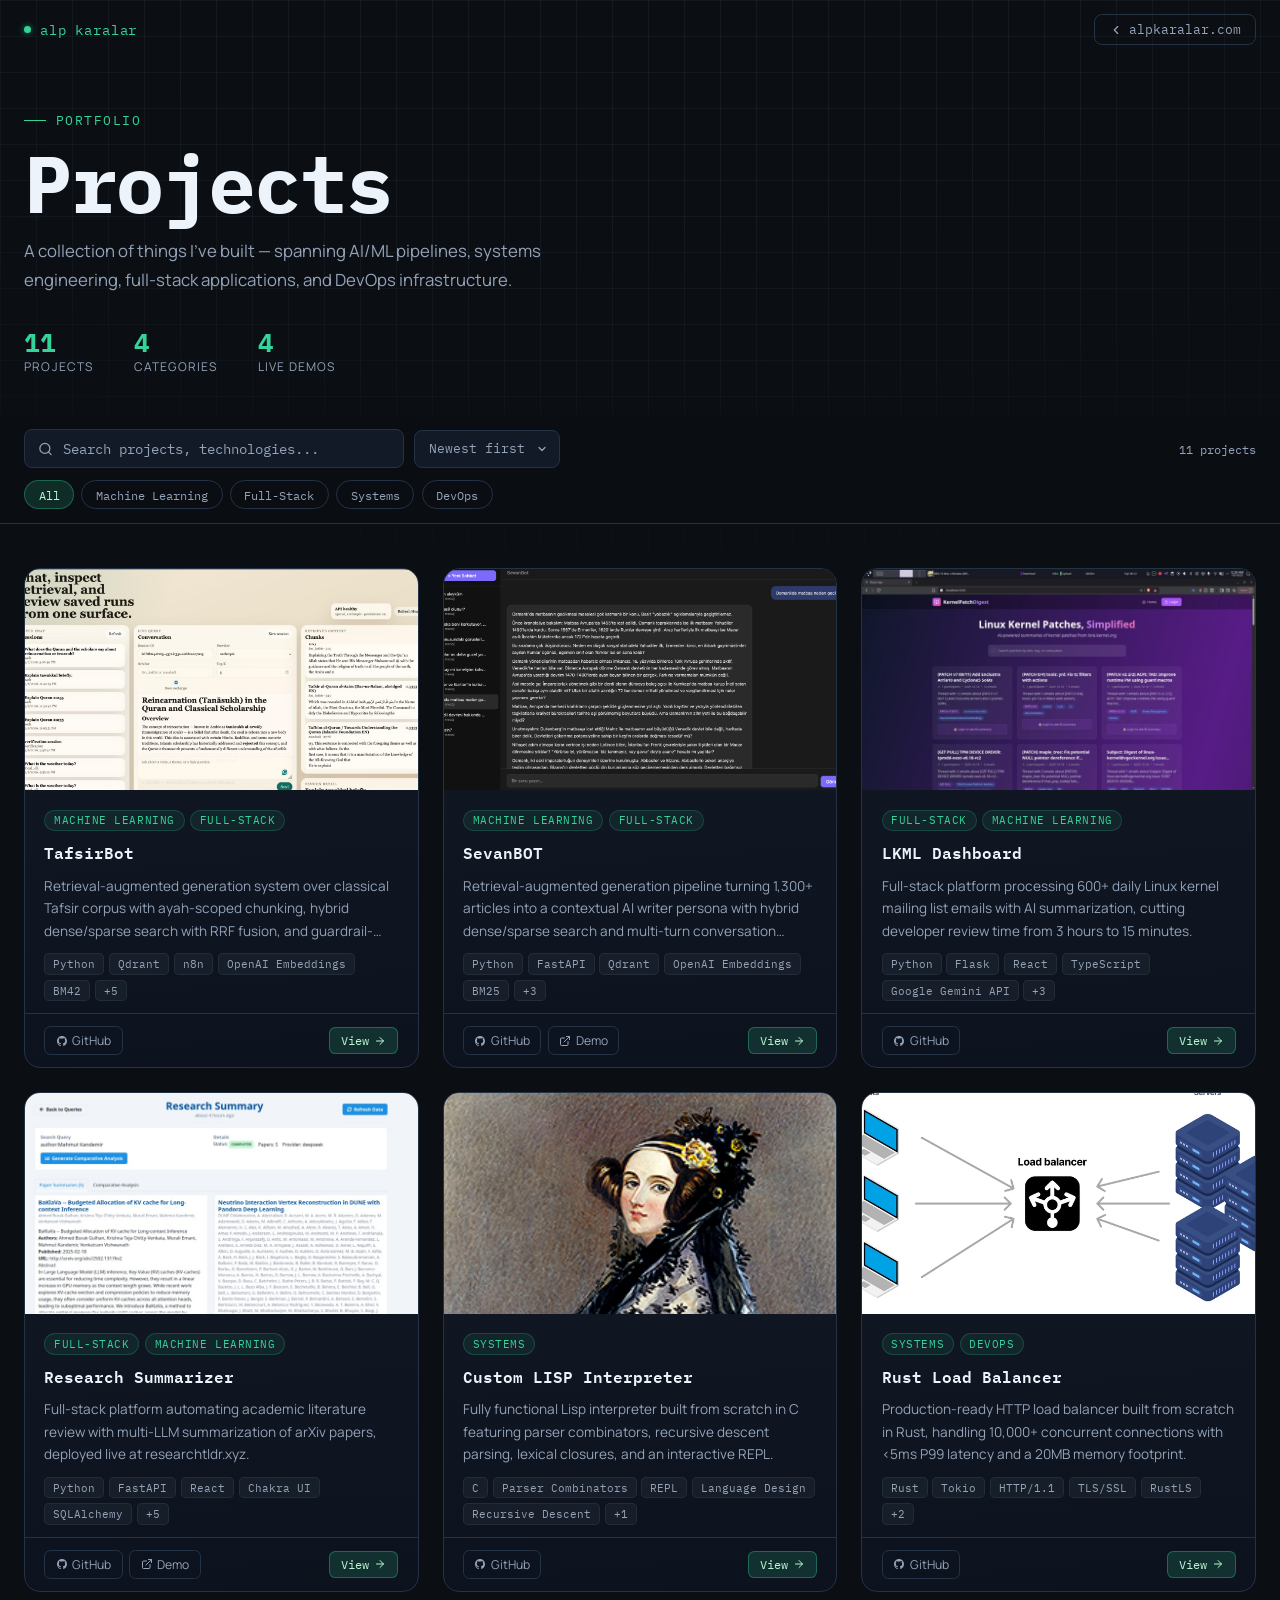
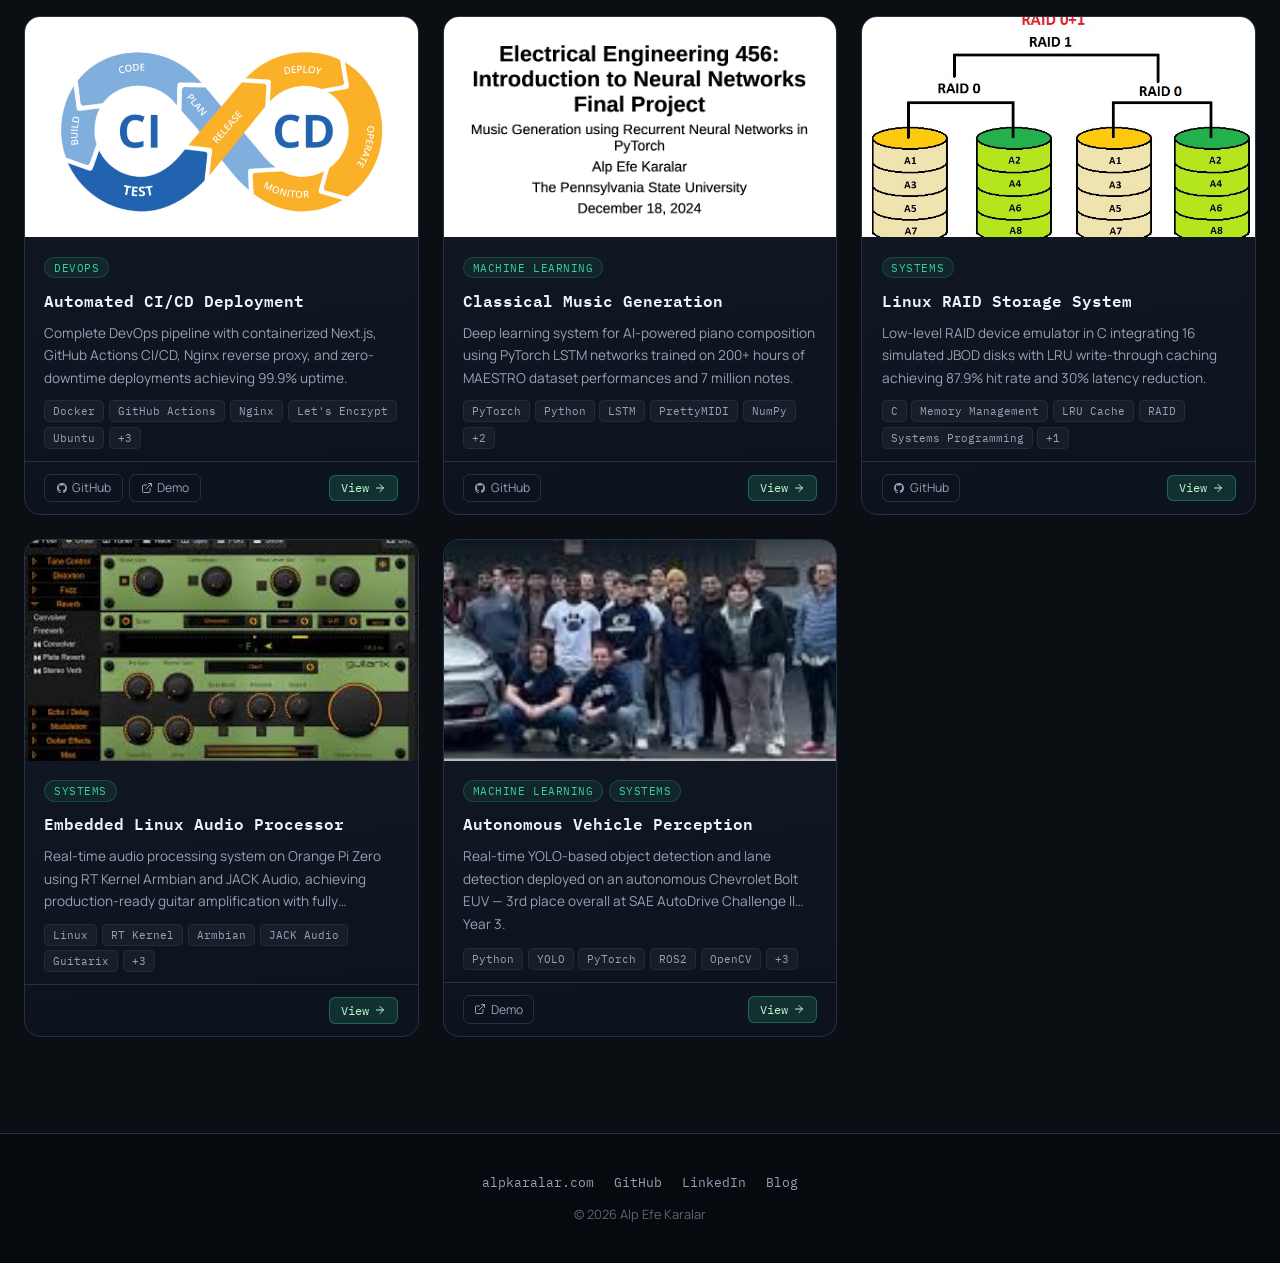
<file: index.html>
<!DOCTYPE html>
<html lang="en">
<head>
  <meta charset="UTF-8" />
  <meta name="viewport" content="width=device-width, initial-scale=1.0" />
  <title>Projects — Alp Efe Karalar</title>
  <meta name="description" content="Portfolio of projects by Alp Efe Karalar — AI/ML systems, systems engineering, full-stack applications, and DevOps infrastructure." />
  <meta name="author" content="Alp Efe Karalar" />
  <meta property="og:title" content="Projects — Alp Efe Karalar" />
  <meta property="og:description" content="AI/ML systems, systems engineering, full-stack applications, and DevOps infrastructure." />
  <meta property="og:url" content="https://projects.alpkaralar.com" />
  <meta property="og:type" content="website" />
  <link rel="icon" href="favicon.ico" />
  <link rel="preconnect" href="https://fonts.googleapis.com" />
  <link rel="preconnect" href="https://fonts.gstatic.com" crossorigin />
  <link href="https://fonts.googleapis.com/css2?family=IBM+Plex+Mono:wght@400;500;600;700&family=Manrope:wght@400;500;600;700;800&display=swap" rel="stylesheet" />
  <link rel="stylesheet" href="styles.css" />
  <!-- Google tag (gtag.js) -->
  <script async src="https://www.googletagmanager.com/gtag/js?id=G-079YPMTP0Z"></script>
  <script>
    window.dataLayer = window.dataLayer || [];
    function gtag(){dataLayer.push(arguments);}
    gtag('js', new Date());
  
    gtag('config', 'G-079YPMTP0Z');
  </script>
</head>
<body>

<!-- ─── Navigation ─── -->
<nav class="site-nav" id="nav">
  <div class="container">
    <a href="https://alpkaralar.com" class="nav-logo" aria-label="Alp Karalar home">
      <span class="nav-logo-dot" aria-hidden="true"></span>
      alp karalar
    </a>
    <a href="https://alpkaralar.com" class="nav-back">
      <svg viewBox="0 0 24 24" fill="none" stroke="currentColor" stroke-width="2" stroke-linecap="round" stroke-linejoin="round" aria-hidden="true">
        <polyline points="15 18 9 12 15 6"></polyline>
      </svg>
      alpkaralar.com
    </a>
  </div>
</nav>

<main>
  <!-- ─── Hero ─── -->
  <section class="page-hero">
    <div class="container">
      <p class="hero-kicker">Portfolio</p>
      <h1>Projects</h1>
      <p class="hero-sub">A collection of things I've built — spanning AI/ML pipelines, systems engineering, full-stack applications, and DevOps infrastructure.</p>
      <div class="hero-stats" aria-label="Portfolio statistics">
        <div class="hero-stat">
          <span class="hero-stat-num" id="stat-total">9</span>
          <span class="hero-stat-label">Projects</span>
        </div>
        <div class="hero-stat">
          <span class="hero-stat-num">4</span>
          <span class="hero-stat-label">Categories</span>
        </div>
        <div class="hero-stat">
          <span class="hero-stat-num" id="stat-live">3</span>
          <span class="hero-stat-label">Live Demos</span>
        </div>
      </div>
    </div>
  </section>

  <!-- ─── Controls ─── -->
  <div class="controls-bar" role="search" aria-label="Filter and search projects">
    <div class="container">
      <div class="controls-inner">
        <div class="controls-top">
          <div class="search-wrap">
            <svg class="search-icon" viewBox="0 0 24 24" fill="none" stroke="currentColor" stroke-width="2" stroke-linecap="round" stroke-linejoin="round" aria-hidden="true">
              <circle cx="11" cy="11" r="8"></circle>
              <line x1="21" y1="21" x2="16.65" y2="16.65"></line>
            </svg>
            <input
              type="search"
              class="search-input"
              id="search-input"
              placeholder="Search projects, technologies..."
              autocomplete="off"
              spellcheck="false"
              aria-label="Search projects"
            />
          </div>
          <select class="sort-select" id="sort-select" aria-label="Sort projects">
            <option value="newest">Newest first</option>
            <option value="oldest">Oldest first</option>
            <option value="az">A → Z</option>
            <option value="za">Z → A</option>
          </select>
          <span class="results-count" id="results-count" aria-live="polite"></span>
        </div>
        <div class="filter-chips" id="filter-chips" role="group" aria-label="Filter by category"></div>
      </div>
    </div>
  </div>

  <!-- ─── Grid ─── -->
  <section class="projects-section" aria-label="Projects">
    <div class="container">
      <div class="projects-grid" id="projects-grid"></div>
    </div>
  </section>
</main>

<!-- ─── Footer ─── -->
<footer class="site-footer">
  <div class="container">
    <div class="footer-inner">
      <div class="footer-links">
        <a href="https://alpkaralar.com" class="footer-link">alpkaralar.com</a>
        <a href="https://github.com/efekaralar" target="_blank" rel="noopener noreferrer" class="footer-link">GitHub</a>
        <a href="https://www.linkedin.com/in/alp-efe-karalar/" target="_blank" rel="noopener noreferrer" class="footer-link">LinkedIn</a>
        <a href="https://medium.com/@karalar.alpefe" target="_blank" rel="noopener noreferrer" class="footer-link">Blog</a>
      </div>
      <p class="footer-copy">© <span id="year"></span> Alp Efe Karalar</p>
    </div>
  </div>
</footer>

<script src="data.js"></script>
<script>
// ─── SVG icons ─────────────────────────────────────────────────────────────
const ICON_GITHUB = `<svg viewBox="0 0 24 24" fill="currentColor" aria-hidden="true"><path d="M12 2C6.478 2 2 6.59 2 12.252c0 4.528 2.865 8.37 6.839 9.727.5.097.683-.222.683-.494 0-.244-.009-.891-.014-1.748-2.782.617-3.369-1.387-3.369-1.387-.455-1.181-1.11-1.496-1.11-1.496-.908-.638.069-.625.069-.625 1.004.072 1.532 1.056 1.532 1.056.892 1.57 2.341 1.116 2.91.853.091-.665.349-1.116.635-1.372-2.221-.258-4.555-1.14-4.555-5.073 0-1.12.39-2.036 1.029-2.754-.103-.259-.446-1.301.098-2.712 0 0 .84-.276 2.75 1.052A9.38 9.38 0 0 1 12 6.862c.85.004 1.706.117 2.504.344 1.909-1.328 2.748-1.052 2.748-1.052.546 1.411.202 2.453.1 2.712.64.718 1.028 1.634 1.028 2.754 0 3.943-2.338 4.812-4.566 5.065.359.319.678.948.678 1.911 0 1.379-.012 2.492-.012 2.831 0 .274.18.595.688.493C19.138 20.618 22 16.778 22 12.252 22 6.59 17.522 2 12 2Z"/></svg>`;

const ICON_EXTERNAL = `<svg viewBox="0 0 24 24" fill="none" stroke="currentColor" stroke-width="2" stroke-linecap="round" stroke-linejoin="round" aria-hidden="true"><path d="M18 13v6a2 2 0 0 1-2 2H5a2 2 0 0 1-2-2V8a2 2 0 0 1 2-2h6"/><polyline points="15 3 21 3 21 9"/><line x1="10" y1="14" x2="21" y2="3"/></svg>`;

const ICON_BLOG = `<svg viewBox="0 0 24 24" fill="none" stroke="currentColor" stroke-width="2" stroke-linecap="round" stroke-linejoin="round" aria-hidden="true"><path d="M4 19.5A2.5 2.5 0 0 1 6.5 17H20"/><path d="M6.5 2H20v20H6.5A2.5 2.5 0 0 1 4 19.5v-15A2.5 2.5 0 0 1 6.5 2z"/></svg>`;

const ICON_ARROW_RIGHT = `<svg viewBox="0 0 24 24" fill="none" stroke="currentColor" stroke-width="2" stroke-linecap="round" stroke-linejoin="round" aria-hidden="true"><line x1="5" y1="12" x2="19" y2="12"/><polyline points="12 5 19 12 12 19"/></svg>`;

const ICON_IMAGE = `<svg viewBox="0 0 24 24" fill="none" stroke="currentColor" stroke-width="1.5" stroke-linecap="round" stroke-linejoin="round" aria-hidden="true"><rect x="3" y="3" width="18" height="18" rx="2" ry="2"/><circle cx="8.5" cy="8.5" r="1.5"/><polyline points="21 15 16 10 5 21"/></svg>`;

// ─── State ─────────────────────────────────────────────────────────────────
let activeCategory = "all";
let searchQuery    = "";
let sortMode       = "newest";

// ─── DOM refs ──────────────────────────────────────────────────────────────
const nav          = document.getElementById("nav");
const grid         = document.getElementById("projects-grid");
const searchInput  = document.getElementById("search-input");
const sortSelect   = document.getElementById("sort-select");
const filterChips  = document.getElementById("filter-chips");
const resultsCount = document.getElementById("results-count");

// ─── Nav scroll ────────────────────────────────────────────────────────────
window.addEventListener("scroll", () => {
  nav.classList.toggle("scrolled", window.scrollY > 10);
}, { passive: true });

// ─── Year ──────────────────────────────────────────────────────────────────
document.getElementById("year").textContent = new Date().getFullYear();

// ─── Live demo count ───────────────────────────────────────────────────────
document.getElementById("stat-live").textContent =
  PROJECTS.filter(p => p.demoUrl && p.demoUrl !== p.githubUrl).length;

// ─── Helpers ───────────────────────────────────────────────────────────────
function getCatLabel(id) {
  return CATEGORIES.find(c => c.id === id)?.label ?? id;
}

function formatDate(dateStr) {
  const [y, m] = dateStr.split("-");
  return new Date(+y, +m - 1).toLocaleDateString("en-US", { month: "short", year: "numeric" });
}

// ─── Filter + sort ─────────────────────────────────────────────────────────
function getFiltered() {
  let list = [...PROJECTS];

  if (activeCategory !== "all") {
    list = list.filter(p => p.category.includes(activeCategory));
  }

  if (searchQuery.trim()) {
    const q = searchQuery.toLowerCase();
    list = list.filter(p =>
      p.title.toLowerCase().includes(q) ||
      (p.subtitle || "").toLowerCase().includes(q) ||
      p.shortDescription.toLowerCase().includes(q) ||
      p.techStack.some(t => t.toLowerCase().includes(q)) ||
      p.category.some(c => getCatLabel(c).toLowerCase().includes(q))
    );
  }

  list.sort((a, b) => {
    if (sortMode === "newest") return b.date.localeCompare(a.date);
    if (sortMode === "oldest") return a.date.localeCompare(b.date);
    if (sortMode === "az")     return a.title.localeCompare(b.title);
    if (sortMode === "za")     return b.title.localeCompare(a.title);
    return 0;
  });

  return list;
}

// ─── Render filter chips ───────────────────────────────────────────────────
function renderChips() {
  filterChips.innerHTML = CATEGORIES.map(cat => `
    <button
      class="filter-chip${activeCategory === cat.id ? " active" : ""}"
      data-cat="${cat.id}"
      aria-pressed="${activeCategory === cat.id}"
    >${cat.label}</button>
  `).join("");

  filterChips.querySelectorAll(".filter-chip").forEach(btn => {
    btn.addEventListener("click", () => {
      activeCategory = btn.dataset.cat;
      renderChips();
      renderGrid();
    });
  });
}

// ─── Render a single card ──────────────────────────────────────────────────
function renderCard(project, delay) {
  const hasGithub = !!project.githubUrl;
  const hasDemo   = !!project.demoUrl && project.demoUrl !== project.githubUrl;
  const hasBlog   = !!project.blogUrl;

  const catBadges = project.category.map(c =>
    `<span class="card-cat">${getCatLabel(c)}</span>`
  ).join("");

  const techDisplay = project.techStack.slice(0, 5);
  const techExtra   = project.techStack.length - techDisplay.length;
  const techTags = techDisplay.map(t =>
    `<span class="tech-tag">${t}</span>`
  ).join("") + (techExtra > 0 ? `<span class="tech-tag">+${techExtra}</span>` : "");

  const linkBtns = [
    hasGithub ? `<a href="${project.githubUrl}" target="_blank" rel="noopener noreferrer" class="card-link" onclick="event.stopPropagation()" aria-label="GitHub repository for ${project.title}">${ICON_GITHUB} GitHub</a>` : "",
    hasDemo   ? `<a href="${project.demoUrl}"   target="_blank" rel="noopener noreferrer" class="card-link" onclick="event.stopPropagation()" aria-label="Live demo for ${project.title}">${ICON_EXTERNAL} Demo</a>` : "",
    hasBlog   ? `<a href="${project.blogUrl}"   target="_blank" rel="noopener noreferrer" class="card-link" onclick="event.stopPropagation()" aria-label="Blog post for ${project.title}">${ICON_BLOG} Blog</a>` : "",
  ].filter(Boolean).join("");

  return `
    <article
      class="project-card fade-up"
      data-id="${project.id}"
      role="button"
      tabindex="0"
      aria-label="View details for ${project.title}"
      style="animation-delay: ${delay}s"
    >
      <div class="card-image-wrap">
        <img
          class="card-image"
          src="${project.image}"
          alt="${project.title} preview"
          loading="lazy"
          onerror="this.style.display='none'; this.nextElementSibling.style.display='flex'"
        />
        <div class="card-placeholder" style="display:none">${ICON_IMAGE}</div>
      </div>
      <div class="card-body">
        <div class="card-cats">${catBadges}</div>
        <h2 class="card-title">${project.title}</h2>
        <p class="card-desc">${project.shortDescription}</p>
        <div class="card-tech">${techTags}</div>
      </div>
      <div class="card-footer">
        <div class="card-links">${linkBtns}</div>
        <span class="card-view-btn">View ${ICON_ARROW_RIGHT}</span>
      </div>
    </article>
  `;
}

// ─── Render grid ───────────────────────────────────────────────────────────
function renderGrid() {
  const filtered = getFiltered();

  resultsCount.textContent = `${filtered.length} project${filtered.length !== 1 ? "s" : ""}`;

  if (filtered.length === 0) {
    grid.innerHTML = `
      <div class="empty-state">
        <h3>No projects found</h3>
        <p>Try a different search term or category filter.</p>
      </div>
    `;
    return;
  }

  grid.innerHTML = filtered.map((p, i) => renderCard(p, i * 0.07)).join("");

  grid.querySelectorAll(".project-card").forEach(card => {
    const navigate = () => { window.location.href = `project.html?id=${card.dataset.id}`; };
    card.addEventListener("click", navigate);
    card.addEventListener("keydown", e => {
      if (e.key === "Enter" || e.key === " ") { e.preventDefault(); navigate(); }
    });
  });
}

// ─── Event listeners ───────────────────────────────────────────────────────
searchInput.addEventListener("input", e => { searchQuery = e.target.value; renderGrid(); });
sortSelect.addEventListener("change", e => { sortMode = e.target.value; renderGrid(); });

// ─── Init ──────────────────────────────────────────────────────────────────
document.getElementById("stat-total").textContent = PROJECTS.length;
renderChips();
renderGrid();
</script>
</body>
</html>
</file>
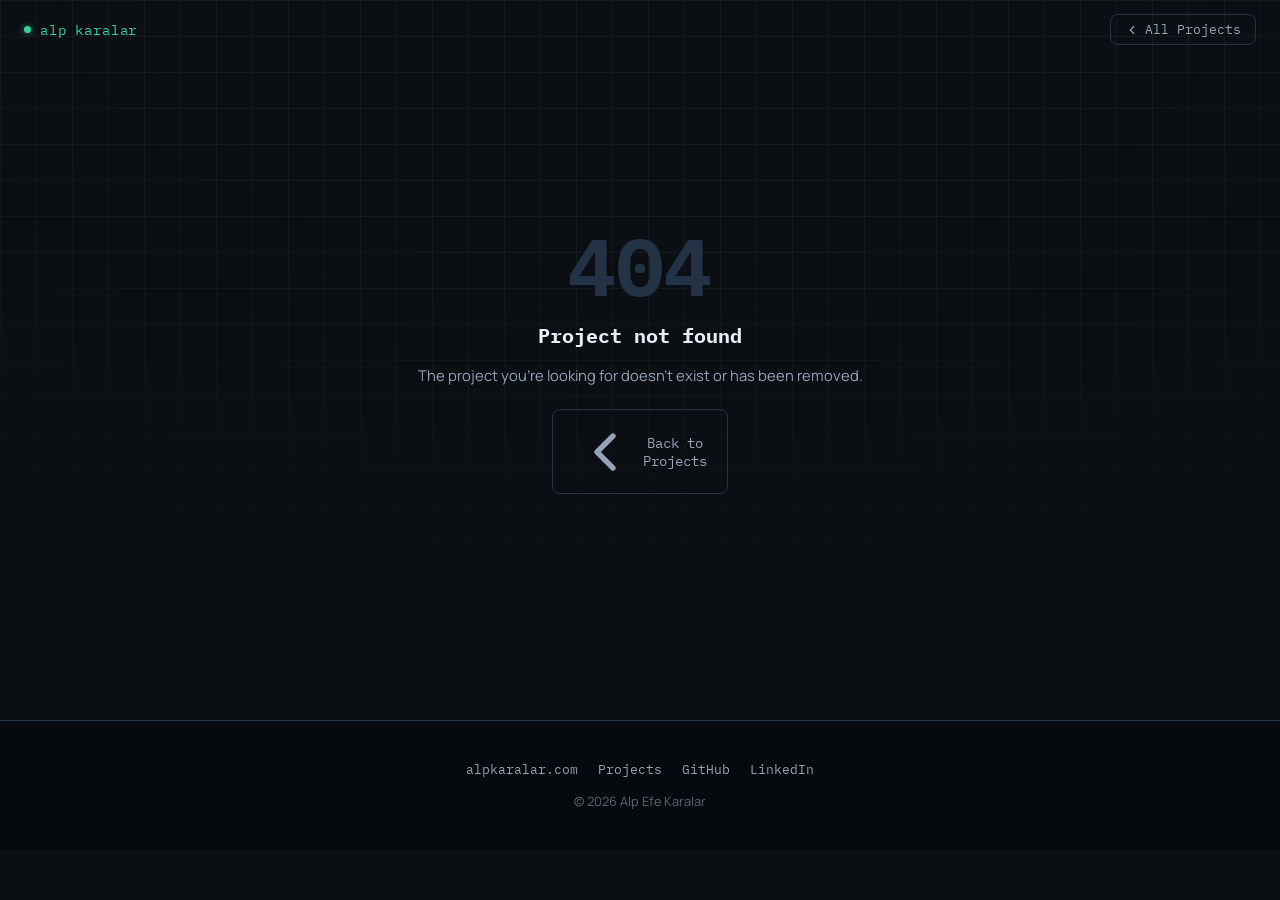
<file: project.html>
<!DOCTYPE html>
<html lang="en">
<head>
  <meta charset="UTF-8" />
  <meta name="viewport" content="width=device-width, initial-scale=1.0" />
  <title>Project — Alp Efe Karalar</title>
  <meta name="description" content="Project details" />
  <link rel="icon" href="favicon.ico" />
  <link rel="preconnect" href="https://fonts.googleapis.com" />
  <link rel="preconnect" href="https://fonts.gstatic.com" crossorigin />
  <link href="https://fonts.googleapis.com/css2?family=IBM+Plex+Mono:wght@400;500;600;700&family=Manrope:wght@400;500;600;700;800&display=swap" rel="stylesheet" />
  <link rel="stylesheet" href="styles.css" />
</head>
<body>

<!-- ─── Navigation ─── -->
<nav class="site-nav" id="nav">
  <div class="container">
    <a href="https://alpkaralar.com" class="nav-logo" aria-label="Alp Karalar home">
      <span class="nav-logo-dot" aria-hidden="true"></span>
      alp karalar
    </a>
    <a href="index.html" class="nav-back">
      <svg viewBox="0 0 24 24" fill="none" stroke="currentColor" stroke-width="2" stroke-linecap="round" stroke-linejoin="round" aria-hidden="true">
        <polyline points="15 18 9 12 15 6"></polyline>
      </svg>
      All Projects
    </a>
  </div>
</nav>

<main id="main-content"></main>

<!-- ─── Footer ─── -->
<footer class="site-footer">
  <div class="container">
    <div class="footer-inner">
      <div class="footer-links">
        <a href="https://alpkaralar.com" class="footer-link">alpkaralar.com</a>
        <a href="index.html" class="footer-link">Projects</a>
        <a href="https://github.com/efekaralar" target="_blank" rel="noopener noreferrer" class="footer-link">GitHub</a>
        <a href="https://www.linkedin.com/in/alp-efe-karalar/" target="_blank" rel="noopener noreferrer" class="footer-link">LinkedIn</a>
      </div>
      <p class="footer-copy">© <span id="year"></span> Alp Efe Karalar</p>
    </div>
  </div>
</footer>

<script src="data.js"></script>
<script>
// ─── SVG icons ─────────────────────────────────────────────────────────────
const ICON_GITHUB = `<svg viewBox="0 0 24 24" fill="currentColor" aria-hidden="true"><path d="M12 2C6.478 2 2 6.59 2 12.252c0 4.528 2.865 8.37 6.839 9.727.5.097.683-.222.683-.494 0-.244-.009-.891-.014-1.748-2.782.617-3.369-1.387-3.369-1.387-.455-1.181-1.11-1.496-1.11-1.496-.908-.638.069-.625.069-.625 1.004.072 1.532 1.056 1.532 1.056.892 1.57 2.341 1.116 2.91.853.091-.665.349-1.116.635-1.372-2.221-.258-4.555-1.14-4.555-5.073 0-1.12.39-2.036 1.029-2.754-.103-.259-.446-1.301.098-2.712 0 0 .84-.276 2.75 1.052A9.38 9.38 0 0 1 12 6.862c.85.004 1.706.117 2.504.344 1.909-1.328 2.748-1.052 2.748-1.052.546 1.411.202 2.453.1 2.712.64.718 1.028 1.634 1.028 2.754 0 3.943-2.338 4.812-4.566 5.065.359.319.678.948.678 1.911 0 1.379-.012 2.492-.012 2.831 0 .274.18.595.688.493C19.138 20.618 22 16.778 22 12.252 22 6.59 17.522 2 12 2Z"/></svg>`;

const ICON_EXTERNAL = `<svg viewBox="0 0 24 24" fill="none" stroke="currentColor" stroke-width="2" stroke-linecap="round" stroke-linejoin="round" aria-hidden="true"><path d="M18 13v6a2 2 0 0 1-2 2H5a2 2 0 0 1-2-2V8a2 2 0 0 1 2-2h6"/><polyline points="15 3 21 3 21 9"/><line x1="10" y1="14" x2="21" y2="3"/></svg>`;

const ICON_BLOG = `<svg viewBox="0 0 24 24" fill="none" stroke="currentColor" stroke-width="2" stroke-linecap="round" stroke-linejoin="round" aria-hidden="true"><path d="M4 19.5A2.5 2.5 0 0 1 6.5 17H20"/><path d="M6.5 2H20v20H6.5A2.5 2.5 0 0 1 4 19.5v-15A2.5 2.5 0 0 1 6.5 2z"/></svg>`;

const ICON_BACK = `<svg viewBox="0 0 24 24" fill="none" stroke="currentColor" stroke-width="2" stroke-linecap="round" stroke-linejoin="round" aria-hidden="true"><polyline points="15 18 9 12 15 6"></polyline></svg>`;

const ICON_CLOCK = `<svg viewBox="0 0 24 24" fill="none" stroke="currentColor" stroke-width="2" stroke-linecap="round" stroke-linejoin="round" aria-hidden="true"><circle cx="12" cy="12" r="10"></circle><polyline points="12 6 12 12 16 14"></polyline></svg>`;

const ICON_TAG = `<svg viewBox="0 0 24 24" fill="none" stroke="currentColor" stroke-width="2" stroke-linecap="round" stroke-linejoin="round" aria-hidden="true"><path d="M20.59 13.41l-7.17 7.17a2 2 0 0 1-2.83 0L2 12V2h10l8.59 8.59a2 2 0 0 1 0 2.82z"></path><line x1="7" y1="7" x2="7.01" y2="7"></line></svg>`;

const ICON_CALENDAR = `<svg viewBox="0 0 24 24" fill="none" stroke="currentColor" stroke-width="2" stroke-linecap="round" stroke-linejoin="round" aria-hidden="true"><rect x="3" y="4" width="18" height="18" rx="2" ry="2"></rect><line x1="16" y1="2" x2="16" y2="6"></line><line x1="8" y1="2" x2="8" y2="6"></line><line x1="3" y1="10" x2="21" y2="10"></line></svg>`;

const ICON_IMAGE = `<svg viewBox="0 0 24 24" fill="none" stroke="currentColor" stroke-width="1.5" stroke-linecap="round" stroke-linejoin="round" aria-hidden="true"><rect x="3" y="3" width="18" height="18" rx="2" ry="2"/><circle cx="8.5" cy="8.5" r="1.5"/><polyline points="21 15 16 10 5 21"/></svg>`;

const ICON_ARROW_RIGHT = `<svg viewBox="0 0 24 24" fill="none" stroke="currentColor" stroke-width="2" stroke-linecap="round" stroke-linejoin="round" aria-hidden="true"><line x1="5" y1="12" x2="19" y2="12"/><polyline points="12 5 19 12 12 19"/></svg>`;

// ─── Helpers ───────────────────────────────────────────────────────────────
function getCatLabel(id) {
  return CATEGORIES.find(c => c.id === id)?.label ?? id;
}

function formatDate(dateStr) {
  const [y, m] = dateStr.split("-");
  return new Date(+y, +m - 1).toLocaleDateString("en-US", { month: "long", year: "numeric" });
}

function escapeHtml(str) {
  return str
    .replace(/&/g, "&amp;")
    .replace(/</g, "&lt;")
    .replace(/>/g, "&gt;")
    .replace(/"/g, "&quot;");
}

function formatDescription(text) {
  return text
    .split("\n\n")
    .map(p => `<p>${escapeHtml(p.trim())}</p>`)
    .join("");
}

// ─── Nav scroll ────────────────────────────────────────────────────────────
const nav = document.getElementById("nav");
window.addEventListener("scroll", () => {
  nav.classList.toggle("scrolled", window.scrollY > 10);
}, { passive: true });

// ─── Year ──────────────────────────────────────────────────────────────────
document.getElementById("year").textContent = new Date().getFullYear();

// ─── Get project ID from URL ───────────────────────────────────────────────
const params  = new URLSearchParams(window.location.search);
const id      = params.get("id");
const project = PROJECTS.find(p => p.id === id);

// ─── Not found ─────────────────────────────────────────────────────────────
if (!project) {
  document.getElementById("main-content").innerHTML = `
    <div class="not-found">
      <div class="not-found-code">404</div>
      <h2>Project not found</h2>
      <p>The project you're looking for doesn't exist or has been removed.</p>
      <a href="index.html" class="btn-back">${ICON_BACK} Back to Projects</a>
    </div>
  `;
} else {
  // ─── Update page meta ─────────────────────────────────────────────────
  document.title = `${project.title} — Alp Efe Karalar`;
  document.querySelector('meta[name="description"]').setAttribute(
    "content",
    project.shortDescription
  );

  // ─── Links ────────────────────────────────────────────────────────────
  const hasGithub = !!project.githubUrl;
  const hasDemo   = !!project.demoUrl && project.demoUrl !== project.githubUrl;
  const hasBlog   = !!project.blogUrl;

  const linkItems = [
    hasGithub ? {
      href: project.githubUrl,
      icon: ICON_GITHUB,
      label: "View on GitHub",
      sub: "Source code",
    } : null,
    hasDemo ? {
      href: project.demoUrl,
      icon: ICON_EXTERNAL,
      label: "Live Demo",
      sub: "See it in action",
    } : null,
    hasBlog ? {
      href: project.blogUrl,
      icon: ICON_BLOG,
      label: "Read Blog Post",
      sub: "Technical write-up",
    } : null,
  ].filter(Boolean);

  const linksHTML = linkItems.length > 0 ? `
    <div class="sidebar-block">
      <div class="sidebar-block-label">Links</div>
      <div class="sidebar-links">
        ${linkItems.map(l => `
          <a href="${l.href}" target="_blank" rel="noopener noreferrer" class="sidebar-link">
            ${l.icon}
            <span class="sidebar-link-text">${l.label}</span>
            ${ICON_EXTERNAL.replace('aria-hidden="true"', 'class="sidebar-link-arrow" aria-hidden="true"')}
          </a>
        `).join("")}
      </div>
    </div>
  ` : "";

  // ─── Category badges ──────────────────────────────────────────────────
  const catBadges = project.category.map(c =>
    `<span class="detail-cat">${getCatLabel(c)}</span>`
  ).join("");

  // ─── Tech sidebar ─────────────────────────────────────────────────────
  const techHTML = `
    <div class="sidebar-block">
      <div class="sidebar-block-label">Tech Stack</div>
      <div class="sidebar-tech">
        ${project.techStack.map(t => `<span class="sidebar-tech-tag">${t}</span>`).join("")}
      </div>
    </div>
  `;

  // ─── Meta sidebar ─────────────────────────────────────────────────────
  const metaHTML = `
    <div class="sidebar-block">
      <div class="sidebar-block-label">Details</div>
      <div class="sidebar-meta-list">
        <div class="sidebar-meta-row">
          <span class="meta-key">Timeline</span>
          <span class="meta-val">${project.timeline}</span>
        </div>
        <div class="sidebar-meta-row">
          <span class="meta-key">Date</span>
          <span class="meta-val">${formatDate(project.date)}</span>
        </div>
        <div class="sidebar-meta-row">
          <span class="meta-key">Category</span>
          <span class="meta-val">${project.category.map(getCatLabel).join(", ")}</span>
        </div>
      </div>
    </div>
  `;

  // ─── Related projects ─────────────────────────────────────────────────
  const related = PROJECTS
    .filter(p => p.id !== project.id && p.category.some(c => project.category.includes(c)))
    .slice(0, 3);

  const relatedHTML = related.length > 0 ? `
    <section class="related-section" aria-label="Related projects">
      <div class="container">
        <h2 class="related-heading">More Projects</h2>
        <div class="related-grid">
          ${related.map((p, i) => renderRelatedCard(p, i)).join("")}
        </div>
      </div>
    </section>
  ` : "";

  // ─── Render ───────────────────────────────────────────────────────────
  document.getElementById("main-content").innerHTML = `
    <!-- Hero -->
    <section class="detail-hero">
      <div class="container">
        <nav class="breadcrumb" aria-label="Breadcrumb">
          <a href="index.html">${ICON_BACK} Projects</a>
          <span class="sep" aria-hidden="true">/</span>
          <span class="current">${project.title}</span>
        </nav>
        <div class="detail-cats">${catBadges}</div>
        <h1 class="detail-title">${project.title}</h1>
        <p class="detail-subtitle">${project.subtitle || project.shortDescription}</p>
        <div class="detail-meta">
          <span class="detail-meta-item">${ICON_CLOCK} ${project.timeline}</span>
          <span class="detail-meta-item">${ICON_CALENDAR} ${formatDate(project.date)}</span>
        </div>
      </div>
    </section>

    <!-- Image -->
    <section class="detail-image-section">
      <div class="container">
        <div class="detail-image-wrap">
          <img
            class="detail-image"
            src="${project.image}"
            alt="${project.title} preview"
            onerror="this.style.display='none'; this.nextElementSibling.style.display='flex'"
          />
          <div class="detail-image-placeholder" style="display:none">
            ${ICON_IMAGE}
            <span>No preview available</span>
          </div>
        </div>
      </div>
    </section>

    <!-- Main content -->
    <section class="detail-content container">
      <!-- Description -->
      <div class="detail-description">
        <p class="section-label">Overview</p>
        <div class="description-text">
          ${formatDescription(project.fullDescription)}
        </div>
      </div>

      <!-- Sidebar -->
      <aside class="detail-sidebar">
        ${linksHTML}
        ${techHTML}
        ${metaHTML}
      </aside>
    </section>

    <!-- Related -->
    ${relatedHTML}
  `;

  // ─── Wire up related card clicks ─────────────────────────────────────
  document.querySelectorAll(".project-card").forEach(card => {
    const navigate = () => {
      window.location.href = `project.html?id=${card.dataset.id}`;
    };
    card.addEventListener("click", navigate);
    card.addEventListener("keydown", e => {
      if (e.key === "Enter" || e.key === " ") { e.preventDefault(); navigate(); }
    });
  });
}

// ─── Related card renderer ─────────────────────────────────────────────────
function renderRelatedCard(p, i) {
  const catBadges = p.category.map(c =>
    `<span class="card-cat">${getCatLabel(c)}</span>`
  ).join("");

  return `
    <article
      class="project-card fade-up"
      data-id="${p.id}"
      role="button"
      tabindex="0"
      aria-label="View details for ${p.title}"
      style="animation-delay: ${i * 0.1}s"
    >
      <div class="card-image-wrap">
        <img
          class="card-image"
          src="${p.image}"
          alt="${p.title} preview"
          loading="lazy"
          onerror="this.style.display='none'; this.nextElementSibling.style.display='flex'"
        />
        <div class="card-placeholder" style="display:none">
          <svg viewBox="0 0 24 24" fill="none" stroke="currentColor" stroke-width="1.5" stroke-linecap="round" stroke-linejoin="round" aria-hidden="true" style="width:36px;height:36px;color:var(--border)"><rect x="3" y="3" width="18" height="18" rx="2" ry="2"/><circle cx="8.5" cy="8.5" r="1.5"/><polyline points="21 15 16 10 5 21"/></svg>
        </div>
      </div>
      <div class="card-body">
        <div class="card-cats">${catBadges}</div>
        <h2 class="card-title">${p.title}</h2>
        <p class="card-desc">${p.shortDescription}</p>
      </div>
      <div class="card-footer">
        <div class="card-links"></div>
        <span class="card-view-btn">View ${ICON_ARROW_RIGHT}</span>
      </div>
    </article>
  `;
}
</script>
</body>
</html>
</file>
<file: styles.css>
/* ═══════════════════════════════════════════════
   Design tokens — matches alpkaralar.com
   ═══════════════════════════════════════════════ */
:root {
  --bg:           #0b0f14;
  --bg-soft:      #0f1622;
  --panel:        #121a27;
  --panel-hover:  #172134;
  --border:       #243246;
  --text:         #e6edf3;
  --muted:        #94a3b8;
  --accent:       #34d399;
  --accent-soft:  rgba(52, 211, 153, 0.15);
  --accent-dim:   rgba(52, 211, 153, 0.08);
  --accent-border:rgba(52, 211, 153, 0.35);
  --accent-text:  #bbf7d0;
  --font-mono:    "IBM Plex Mono", ui-monospace, SFMono-Regular, Menlo, Monaco, Consolas, monospace;
  --font-sans:    Manrope, system-ui, -apple-system, Segoe UI, Roboto, Helvetica, Arial, sans-serif;
  --radius-card:  1rem;
  --shadow-card:  0 12px 40px rgba(0, 0, 0, 0.35);
  --transition:   0.2s ease;
}

/* ═══════════════════════════════════════════════
   Reset & base
   ═══════════════════════════════════════════════ */
*, *::before, *::after { box-sizing: border-box; margin: 0; padding: 0; }
html { scroll-behavior: smooth; }

body {
  background: var(--bg);
  color: var(--text);
  font-family: var(--font-sans);
  font-feature-settings: "rlig" 1, "calt" 1;
  min-height: 100vh;
  -webkit-font-smoothing: antialiased;
  -moz-osx-font-smoothing: grayscale;
}

/* Grid background — same as main site */
body::before {
  content: "";
  position: fixed;
  inset: 0;
  pointer-events: none;
  background-image:
    linear-gradient(rgba(148, 163, 184, 0.07) 1px, transparent 1px),
    linear-gradient(90deg, rgba(148, 163, 184, 0.07) 1px, transparent 1px);
  background-size: 36px 36px;
  mask-image: radial-gradient(ellipse 120% 80% at center top, black 30%, transparent 90%);
  z-index: 0;
}

/* Scrollbar */
::-webkit-scrollbar { width: 8px; }
::-webkit-scrollbar-track { background: var(--bg-soft); }
::-webkit-scrollbar-thumb { background: #2c3f59; border-radius: 9999px; }
::-webkit-scrollbar-thumb:hover { background: #395273; }

a { color: inherit; text-decoration: none; }
button { cursor: pointer; background: none; border: none; font-family: inherit; color: inherit; }
img { display: block; max-width: 100%; }

/* ═══════════════════════════════════════════════
   Layout
   ═══════════════════════════════════════════════ */
.container {
  max-width: 1280px;
  margin: 0 auto;
  padding: 0 1.5rem;
}

/* ═══════════════════════════════════════════════
   Navigation
   ═══════════════════════════════════════════════ */
.site-nav {
  position: fixed;
  top: 0; left: 0; right: 0;
  z-index: 50;
  height: 60px;
  border-bottom: 1px solid transparent;
  transition: background var(--transition), border-color var(--transition), backdrop-filter var(--transition);
}

.site-nav.scrolled {
  background: rgba(11, 15, 20, 0.88);
  backdrop-filter: blur(14px);
  -webkit-backdrop-filter: blur(14px);
  border-bottom-color: var(--border);
}

.site-nav .container {
  height: 100%;
  display: flex;
  align-items: center;
  justify-content: space-between;
}

.nav-logo {
  font-family: var(--font-mono);
  font-size: 0.9rem;
  color: var(--accent);
  display: flex;
  align-items: center;
  gap: 0.55rem;
  letter-spacing: 0.06em;
  transition: opacity var(--transition);
}
.nav-logo:hover { opacity: 0.75; }

.nav-logo-dot {
  width: 7px; height: 7px;
  background: var(--accent);
  border-radius: 50%;
  flex-shrink: 0;
  box-shadow: 0 0 6px rgba(52, 211, 153, 0.6);
}

.nav-back {
  font-family: var(--font-mono);
  font-size: 0.82rem;
  color: var(--muted);
  display: inline-flex;
  align-items: center;
  gap: 0.4rem;
  padding: 0.4rem 0.85rem;
  border: 1px solid var(--border);
  border-radius: 0.5rem;
  transition: color var(--transition), border-color var(--transition), background var(--transition);
}
.nav-back:hover {
  color: var(--text);
  border-color: #3b4f6b;
  background: var(--panel);
}
.nav-back svg { width: 14px; height: 14px; flex-shrink: 0; }

/* ═══════════════════════════════════════════════
   Page hero (index)
   ═══════════════════════════════════════════════ */
.page-hero {
  padding: 7rem 0 2.5rem;
  position: relative;
  z-index: 1;
}

.hero-kicker {
  font-family: var(--font-mono);
  font-size: 0.8rem;
  color: var(--accent);
  letter-spacing: 0.12em;
  text-transform: uppercase;
  margin-bottom: 1rem;
  display: flex;
  align-items: center;
  gap: 0.6rem;
}
.hero-kicker::before {
  content: "";
  display: inline-block;
  width: 22px; height: 1px;
  background: var(--accent);
}

.page-hero h1 {
  font-family: var(--font-mono);
  font-size: clamp(2.75rem, 8vw, 5rem);
  font-weight: 700;
  line-height: 0.95;
  letter-spacing: -0.025em;
  color: #ecf3fa;
  margin-bottom: 1rem;
}

.hero-sub {
  font-size: 1.05rem;
  color: var(--muted);
  max-width: 520px;
  line-height: 1.7;
  margin-bottom: 2.25rem;
}

.hero-stats {
  display: flex;
  gap: 2.5rem;
  flex-wrap: wrap;
}

.hero-stat {
  display: flex;
  flex-direction: column;
  gap: 0.15rem;
}

.hero-stat-num {
  font-family: var(--font-mono);
  font-size: 1.6rem;
  font-weight: 700;
  color: var(--accent);
  line-height: 1;
}

.hero-stat-label {
  font-size: 0.75rem;
  color: var(--muted);
  text-transform: uppercase;
  letter-spacing: 0.1em;
}

/* ═══════════════════════════════════════════════
   Controls bar
   ═══════════════════════════════════════════════ */
.controls-bar {
  position: sticky;
  top: 60px;
  z-index: 40;
  background: rgba(11, 15, 20, 0.92);
  backdrop-filter: blur(14px);
  -webkit-backdrop-filter: blur(14px);
  border-bottom: 1px solid var(--border);
  padding: 0.875rem 0;
  margin-bottom: 2.75rem;
}

.controls-inner {
  display: flex;
  flex-direction: column;
  gap: 0.75rem;
}

.controls-top {
  display: flex;
  gap: 0.65rem;
  align-items: center;
  flex-wrap: wrap;
}

/* Search */
.search-wrap {
  position: relative;
  flex: 1;
  min-width: 200px;
  max-width: 380px;
}

.search-icon {
  position: absolute;
  left: 0.85rem;
  top: 50%;
  transform: translateY(-50%);
  width: 15px; height: 15px;
  color: var(--muted);
  pointer-events: none;
}

.search-input {
  width: 100%;
  padding: 0.6rem 0.875rem 0.6rem 2.4rem;
  background: var(--panel);
  border: 1px solid var(--border);
  border-radius: 0.5rem;
  color: var(--text);
  font-family: var(--font-mono);
  font-size: 0.85rem;
  outline: none;
  transition: border-color var(--transition), background var(--transition), box-shadow var(--transition);
}
.search-input::placeholder { color: var(--muted); }
.search-input:focus {
  border-color: var(--accent-border);
  background: var(--panel-hover);
  box-shadow: 0 0 0 3px rgba(52, 211, 153, 0.07);
}

/* Sort */
.sort-select {
  padding: 0.6rem 2.1rem 0.6rem 0.875rem;
  background: var(--panel);
  border: 1px solid var(--border);
  border-radius: 0.5rem;
  color: var(--muted);
  font-family: var(--font-mono);
  font-size: 0.82rem;
  outline: none;
  cursor: pointer;
  transition: border-color var(--transition);
  appearance: none;
  -webkit-appearance: none;
  background-image: url("data:image/svg+xml,%3Csvg xmlns='http://www.w3.org/2000/svg' width='12' height='12' viewBox='0 0 24 24' fill='none' stroke='%2394a3b8' stroke-width='2.5' stroke-linecap='round' stroke-linejoin='round'%3E%3Cpolyline points='6 9 12 15 18 9'%3E%3C/polyline%3E%3C/svg%3E");
  background-repeat: no-repeat;
  background-position: right 0.7rem center;
}
.sort-select:focus { border-color: var(--accent-border); }
.sort-select option { background: var(--panel); color: var(--text); }

/* Results count */
.results-count {
  font-family: var(--font-mono);
  font-size: 0.78rem;
  color: var(--muted);
  margin-left: auto;
  white-space: nowrap;
  padding: 0.3rem 0;
}

/* Filter chips */
.filter-chips {
  display: flex;
  gap: 0.45rem;
  flex-wrap: wrap;
}

.filter-chip {
  padding: 0.35rem 0.85rem;
  border: 1px solid var(--border);
  border-radius: 9999px;
  font-family: var(--font-mono);
  font-size: 0.78rem;
  color: var(--muted);
  transition: color var(--transition), border-color var(--transition), background var(--transition);
}
.filter-chip:hover {
  color: var(--text);
  border-color: #3b4f6b;
  background: var(--panel);
}
.filter-chip.active {
  background: var(--accent-soft);
  border-color: var(--accent-border);
  color: var(--accent-text);
}

/* ═══════════════════════════════════════════════
   Projects grid
   ═══════════════════════════════════════════════ */
.projects-section {
  position: relative;
  z-index: 1;
  padding-bottom: 6rem;
}

.projects-grid {
  display: grid;
  grid-template-columns: repeat(3, 1fr);
  gap: 1.5rem;
}

@media (max-width: 1024px) { .projects-grid { grid-template-columns: repeat(2, 1fr); } }
@media (max-width: 600px)  { .projects-grid { grid-template-columns: 1fr; } }

/* ═══════════════════════════════════════════════
   Project card
   ═══════════════════════════════════════════════ */
.project-card {
  border: 1px solid var(--border);
  border-radius: var(--radius-card);
  overflow: hidden;
  background: linear-gradient(175deg, rgba(18, 26, 39, 0.98), rgba(13, 19, 30, 0.98));
  display: flex;
  flex-direction: column;
  cursor: pointer;
  position: relative;
  transition: transform 0.28s ease, border-color 0.28s ease, box-shadow 0.28s ease;
}
.project-card:hover {
  transform: translateY(-7px);
  border-color: rgba(52, 211, 153, 0.28);
  box-shadow: 0 20px 50px rgba(0, 0, 0, 0.5), 0 0 0 1px rgba(52, 211, 153, 0.07);
}
.project-card:focus-visible {
  outline: 2px solid var(--accent);
  outline-offset: 3px;
}

/* Card image */
.card-image-wrap {
  position: relative;
  aspect-ratio: 16 / 9;
  overflow: hidden;
  background: var(--panel);
  flex-shrink: 0;
}

.card-image {
  position: absolute;
  inset: 0;
  width: 100%; height: 100%;
  object-fit: cover;
  transition: transform 0.45s ease;
}
.project-card:hover .card-image { transform: scale(1.06); }

.card-placeholder {
  position: absolute;
  inset: 0;
  display: flex;
  align-items: center;
  justify-content: center;
  flex-direction: column;
  gap: 0.5rem;
}
.card-placeholder svg {
  width: 36px; height: 36px;
  color: var(--border);
}

/* Card body */
.card-body {
  padding: 1.2rem 1.2rem 0.75rem;
  display: flex;
  flex-direction: column;
  gap: 0.7rem;
  flex: 1;
}

.card-cats {
  display: flex;
  gap: 0.35rem;
  flex-wrap: wrap;
}

.card-cat {
  font-family: var(--font-mono);
  font-size: 0.68rem;
  padding: 0.18rem 0.55rem;
  border-radius: 9999px;
  background: var(--accent-dim);
  color: var(--accent);
  border: 1px solid rgba(52, 211, 153, 0.2);
  letter-spacing: 0.05em;
  text-transform: uppercase;
}

.card-title {
  font-family: var(--font-mono);
  font-size: 0.975rem;
  font-weight: 600;
  color: #ecf3fa;
  line-height: 1.35;
}

.card-desc {
  font-size: 0.85rem;
  color: var(--muted);
  line-height: 1.65;
  flex: 1;
  display: -webkit-box;
  -webkit-line-clamp: 3;
  -webkit-box-orient: vertical;
  overflow: hidden;
}

.card-tech {
  display: flex;
  gap: 0.3rem;
  flex-wrap: wrap;
}

.tech-tag {
  font-family: var(--font-mono);
  font-size: 0.68rem;
  padding: 0.18rem 0.5rem;
  border-radius: 0.3rem;
  background: rgba(148, 163, 184, 0.07);
  color: var(--muted);
  border: 1px solid rgba(148, 163, 184, 0.1);
}

/* Card footer */
.card-footer {
  display: flex;
  align-items: center;
  justify-content: space-between;
  padding: 0.75rem 1.2rem;
  border-top: 1px solid var(--border);
  gap: 0.5rem;
  flex-shrink: 0;
}

.card-links {
  display: flex;
  gap: 0.4rem;
  flex-wrap: wrap;
}

.card-link {
  display: inline-flex;
  align-items: center;
  gap: 0.3rem;
  padding: 0.3rem 0.65rem;
  border: 1px solid var(--border);
  border-radius: 0.4rem;
  font-size: 0.76rem;
  color: var(--muted);
  transition: color var(--transition), border-color var(--transition), background var(--transition);
  white-space: nowrap;
}
.card-link:hover {
  color: var(--accent);
  border-color: rgba(52, 211, 153, 0.4);
  background: var(--accent-dim);
}
.card-link svg { width: 12px; height: 12px; flex-shrink: 0; }

.card-view-btn {
  display: inline-flex;
  align-items: center;
  gap: 0.3rem;
  padding: 0.3rem 0.7rem;
  background: var(--accent-soft);
  border: 1px solid var(--accent-border);
  border-radius: 0.4rem;
  font-family: var(--font-mono);
  font-size: 0.76rem;
  color: var(--accent-text);
  white-space: nowrap;
  transition: background var(--transition), border-color var(--transition), transform var(--transition);
}
.card-view-btn:hover {
  background: rgba(52, 211, 153, 0.22);
  border-color: rgba(52, 211, 153, 0.55);
  transform: translateX(2px);
}
.card-view-btn svg { width: 12px; height: 12px; }

/* ═══════════════════════════════════════════════
   Empty state
   ═══════════════════════════════════════════════ */
.empty-state {
  grid-column: 1 / -1;
  text-align: center;
  padding: 5rem 1rem;
  color: var(--muted);
}
.empty-state h3 {
  font-family: var(--font-mono);
  font-size: 1rem;
  color: var(--text);
  margin-bottom: 0.5rem;
}
.empty-state p { font-size: 0.875rem; }

/* ═══════════════════════════════════════════════
   Animations
   ═══════════════════════════════════════════════ */
@keyframes fade-up {
  from { opacity: 0; transform: translateY(18px); }
  to   { opacity: 1; transform: translateY(0); }
}

.fade-up {
  opacity: 0;
  animation: fade-up 0.45s ease-out forwards;
}

/* ═══════════════════════════════════════════════
   Footer
   ═══════════════════════════════════════════════ */
.site-footer {
  background: #06090d;
  border-top: 1px solid var(--border);
  padding: 2.5rem 0;
  position: relative;
  z-index: 1;
}

.footer-inner {
  display: flex;
  flex-direction: column;
  align-items: center;
  gap: 0.875rem;
  text-align: center;
}

.footer-links {
  display: flex;
  gap: 1.25rem;
  align-items: center;
  flex-wrap: wrap;
  justify-content: center;
}

.footer-link {
  font-family: var(--font-mono);
  font-size: 0.8rem;
  color: var(--muted);
  transition: color var(--transition);
}
.footer-link:hover { color: var(--accent); }

.footer-copy {
  font-size: 0.8rem;
  color: var(--muted);
  opacity: 0.6;
}

/* ═══════════════════════════════════════════════
   Detail page — hero
   ═══════════════════════════════════════════════ */
.detail-hero {
  padding: 5.5rem 0 2.5rem;
  position: relative;
  z-index: 1;
}

.breadcrumb {
  display: flex;
  align-items: center;
  gap: 0.5rem;
  font-family: var(--font-mono);
  font-size: 0.78rem;
  color: var(--muted);
  margin-bottom: 2rem;
}
.breadcrumb a {
  color: var(--muted);
  transition: color var(--transition);
  display: inline-flex;
  align-items: center;
  gap: 0.35rem;
}
.breadcrumb a:hover { color: var(--accent); }
.breadcrumb svg { width: 13px; height: 13px; }
.breadcrumb .sep { color: var(--border); user-select: none; }
.breadcrumb .current { color: var(--text); }

.detail-cats {
  display: flex;
  gap: 0.45rem;
  flex-wrap: wrap;
  margin-bottom: 0.875rem;
}

.detail-cat {
  font-family: var(--font-mono);
  font-size: 0.72rem;
  padding: 0.22rem 0.7rem;
  border-radius: 9999px;
  background: var(--accent-dim);
  color: var(--accent);
  border: 1px solid rgba(52, 211, 153, 0.25);
  text-transform: uppercase;
  letter-spacing: 0.07em;
}

.detail-title {
  font-family: var(--font-mono);
  font-size: clamp(1.8rem, 5.5vw, 3.25rem);
  font-weight: 700;
  color: #ecf3fa;
  line-height: 1.05;
  letter-spacing: -0.025em;
  margin-bottom: 0.5rem;
}

.detail-subtitle {
  font-size: 1.05rem;
  color: var(--muted);
  margin-bottom: 1.4rem;
}

.detail-meta {
  display: flex;
  gap: 1.5rem;
  flex-wrap: wrap;
}

.detail-meta-item {
  display: flex;
  align-items: center;
  gap: 0.4rem;
  font-family: var(--font-mono);
  font-size: 0.8rem;
  color: var(--muted);
}
.detail-meta-item svg { width: 14px; height: 14px; color: var(--accent); flex-shrink: 0; }

/* ═══════════════════════════════════════════════
   Detail page — image
   ═══════════════════════════════════════════════ */
.detail-image-section {
  position: relative;
  z-index: 1;
  margin-bottom: 3rem;
}

.detail-image-wrap {
  border-radius: var(--radius-card);
  overflow: hidden;
  border: 1px solid var(--border);
  aspect-ratio: 16 / 9;
  background: var(--panel);
  position: relative;
}

.detail-image {
  width: 100%; height: 100%;
  object-fit: cover;
}

.detail-image-placeholder {
  position: absolute;
  inset: 0;
  display: flex;
  align-items: center;
  justify-content: center;
  flex-direction: column;
  gap: 0.75rem;
}
.detail-image-placeholder svg {
  width: 56px; height: 56px;
  color: var(--border);
}
.detail-image-placeholder span {
  font-family: var(--font-mono);
  font-size: 0.8rem;
  color: var(--muted);
}

/* ═══════════════════════════════════════════════
   Detail page — content layout
   ═══════════════════════════════════════════════ */
.detail-content {
  position: relative;
  z-index: 1;
  display: grid;
  grid-template-columns: 1fr 320px;
  gap: 3rem;
  align-items: start;
  margin-bottom: 5rem;
}

@media (max-width: 860px) {
  .detail-content {
    grid-template-columns: 1fr;
    gap: 2rem;
  }
}

/* Description */
.detail-description {}

.section-label {
  font-family: var(--font-mono);
  font-size: 0.72rem;
  text-transform: uppercase;
  letter-spacing: 0.12em;
  color: var(--accent);
  margin-bottom: 1rem;
  display: flex;
  align-items: center;
  gap: 0.5rem;
}
.section-label::after {
  content: "";
  flex: 1;
  height: 1px;
  background: var(--border);
}

.description-text {
  font-size: 0.975rem;
  color: var(--text);
  line-height: 1.85;
}
.description-text p { margin-bottom: 1.1rem; }
.description-text p:last-child { margin-bottom: 0; }

/* Sidebar */
.detail-sidebar {
  display: flex;
  flex-direction: column;
  gap: 1.25rem;
}

.sidebar-block {
  border: 1px solid var(--border);
  border-radius: 0.75rem;
  padding: 1.1rem 1.25rem;
  background: linear-gradient(175deg, rgba(18, 26, 39, 0.98), rgba(13, 19, 30, 0.98));
}

.sidebar-block-label {
  font-family: var(--font-mono);
  font-size: 0.7rem;
  text-transform: uppercase;
  letter-spacing: 0.12em;
  color: var(--accent);
  margin-bottom: 0.875rem;
}

/* Tech stack in sidebar */
.sidebar-tech {
  display: flex;
  flex-wrap: wrap;
  gap: 0.4rem;
}

.sidebar-tech-tag {
  font-family: var(--font-mono);
  font-size: 0.78rem;
  padding: 0.3rem 0.6rem;
  border-radius: 0.4rem;
  background: rgba(148, 163, 184, 0.08);
  color: var(--text);
  border: 1px solid rgba(148, 163, 184, 0.13);
}

/* Links in sidebar */
.sidebar-links {
  display: flex;
  flex-direction: column;
  gap: 0.45rem;
}

.sidebar-link {
  display: flex;
  align-items: center;
  gap: 0.6rem;
  padding: 0.6rem 0.75rem;
  border: 1px solid var(--border);
  border-radius: 0.5rem;
  font-size: 0.875rem;
  color: var(--muted);
  transition: color var(--transition), border-color var(--transition), background var(--transition);
}
.sidebar-link:hover {
  color: var(--accent);
  border-color: rgba(52, 211, 153, 0.4);
  background: var(--accent-dim);
}
.sidebar-link svg { width: 16px; height: 16px; flex-shrink: 0; }
.sidebar-link-text { font-weight: 500; }
.sidebar-link-arrow { margin-left: auto; opacity: 0.5; width: 14px; height: 14px; }

/* Meta in sidebar */
.sidebar-meta-list {
  display: flex;
  flex-direction: column;
  gap: 0.55rem;
}

.sidebar-meta-row {
  display: flex;
  justify-content: space-between;
  align-items: center;
  gap: 0.5rem;
  font-size: 0.82rem;
}
.meta-key {
  color: var(--muted);
  font-size: 0.8rem;
}
.meta-val {
  font-family: var(--font-mono);
  font-size: 0.8rem;
  color: var(--text);
  text-align: right;
}

/* ═══════════════════════════════════════════════
   Related projects
   ═══════════════════════════════════════════════ */
.related-section {
  position: relative;
  z-index: 1;
  padding-bottom: 6rem;
}

.related-heading {
  font-family: var(--font-mono);
  font-size: 0.85rem;
  text-transform: uppercase;
  letter-spacing: 0.1em;
  color: var(--muted);
  margin-bottom: 1.5rem;
  display: flex;
  align-items: center;
  gap: 0.875rem;
}
.related-heading::after {
  content: "";
  flex: 1;
  height: 1px;
  background: var(--border);
}

.related-grid {
  display: grid;
  grid-template-columns: repeat(3, 1fr);
  gap: 1.25rem;
}

@media (max-width: 860px) { .related-grid { grid-template-columns: repeat(2, 1fr); } }
@media (max-width: 600px) { .related-grid { grid-template-columns: 1fr; } }

/* ═══════════════════════════════════════════════
   Not found state
   ═══════════════════════════════════════════════ */
.not-found {
  min-height: 80vh;
  display: flex;
  flex-direction: column;
  align-items: center;
  justify-content: center;
  text-align: center;
  gap: 1rem;
  position: relative;
  z-index: 1;
  padding: 2rem;
}
.not-found-code {
  font-family: var(--font-mono);
  font-size: 5rem;
  font-weight: 700;
  color: var(--border);
  line-height: 1;
}
.not-found h2 {
  font-family: var(--font-mono);
  font-size: 1.25rem;
  color: var(--text);
}
.not-found p {
  font-size: 0.925rem;
  color: var(--muted);
}
.not-found .btn-back {
  display: inline-flex;
  align-items: center;
  gap: 0.4rem;
  padding: 0.6rem 1.25rem;
  border: 1px solid var(--border);
  border-radius: 0.5rem;
  font-family: var(--font-mono);
  font-size: 0.85rem;
  color: var(--muted);
  margin-top: 0.5rem;
  transition: color var(--transition), border-color var(--transition), background var(--transition);
}
.not-found .btn-back:hover {
  color: var(--accent);
  border-color: rgba(52, 211, 153, 0.4);
  background: var(--accent-dim);
}

/* ═══════════════════════════════════════════════
   Responsive tweaks
   ═══════════════════════════════════════════════ */
@media (max-width: 640px) {
  .page-hero { padding: 6.5rem 0 2rem; }
  .page-hero h1 { font-size: 2.5rem; }
  .hero-stats { gap: 1.5rem; }
  .controls-top { flex-wrap: wrap; }
  .search-wrap { max-width: 100%; }
  .detail-hero { padding: 5rem 0 2rem; }
}
</file>
